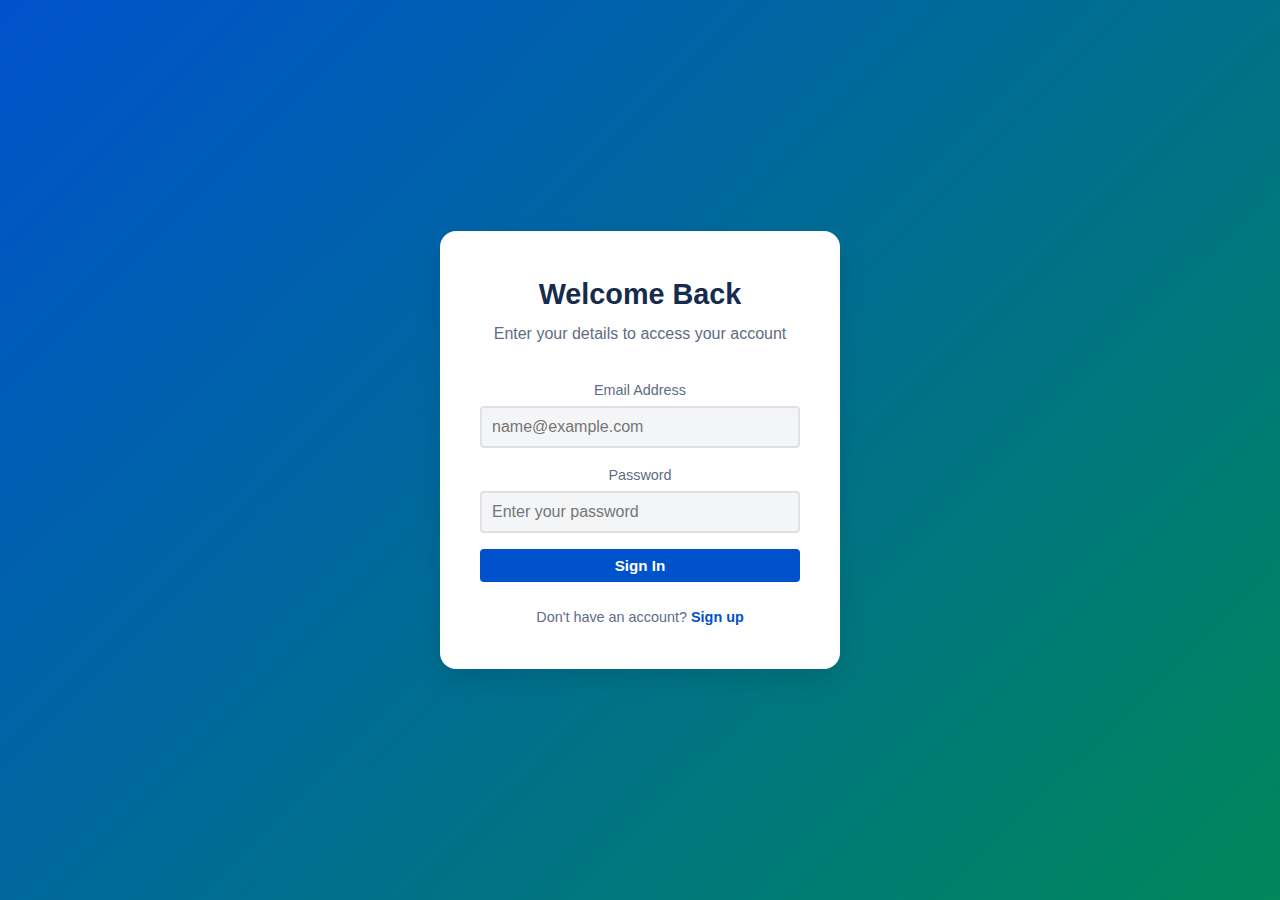
<file: budget.html>
<!DOCTYPE html>
<html lang="en">

<head>
    <meta charset="UTF-8">
    <meta name="viewport" content="width=device-width, initial-scale=1.0">
    <title>Budget - Personal Finance Manager</title>
    <link rel="stylesheet" href="css/style.css">
    <link href="https://fonts.googleapis.com/css2?family=Inter:wght@400;500;600;700&display=swap" rel="stylesheet">
    <link rel="stylesheet" href="https://cdnjs.cloudflare.com/ajax/libs/font-awesome/6.0.0/css/all.min.css">
    <style>
        .budget-card {
            border-left: 4px solid var(--primary-color);
        }

        .progress-container {
            height: 10px;
            background-color: var(--bg-body);
            border-radius: 5px;
            margin: 10px 0;
            overflow: hidden;
        }

        .progress-bar {
            height: 100%;
            background-color: var(--primary-color);
            transition: width 0.3s ease;
        }
    </style>
</head>

<body>
    <div class="app-container">
        <!-- Sidebar injected by layout.js -->

        <main class="main-content">
            <!-- Header injected by layout.js -->

            <div class="flex-between mb-2">
                <h1>Budget Planner</h1>
                <button class="btn btn-primary" id="addBudgetBtn"><i class="fas fa-plus"></i> Set Budget</button>
            </div>

            <div class="charts-container" id="budgetContainer">
                <!-- Budgets will be rendered here as cards -->
            </div>

            <div id="noBudgets" class="text-center" style="display:none; margin-top: 50px;">
                <p>No budgets set yet. Start by tracking your spending limits!</p>
            </div>

        </main>
    </div>

    <!-- Modal -->
    <div id="budgetModal" class="modal"
        style="display:none; position: fixed; top: 0; left: 0; width: 100%; height: 100%; background: rgba(9, 30, 66, 0.54); align-items: center; justify-content: center; z-index: 1000;">
        <div class="modal-content"
            style="background: white; padding: var(--spacing-xl); border-radius: var(--radius-md); width: 100%; max-width: 500px; box-shadow: var(--shadow-lg);">
            <div class="flex-between mb-2">
                <h2 id="modalTitle">Set Budget</h2>
                <button class="btn btn-secondary" style="border:none; padding: 5px;" id="closeModalBtn"><i
                        class="fas fa-times"></i></button>
            </div>
            <form id="budgetForm">
                <input type="hidden" id="budgetId">
                <div class="form-group">
                    <label for="category">Category</label>
                    <select id="category" required>
                        <!-- Options populated by JS -->
                    </select>
                </div>
                <div class="form-group">
                    <label for="limit">Monthly Limit</label>
                    <input type="number" id="limit" step="1" required>
                </div>

                <button type="submit" class="btn btn-primary btn-block mt-2">Save Budget</button>
            </form>
        </div>
    </div>

    <script src="js/utils.js"></script>
    <script src="js/storage.js"></script>
    <script src="js/auth.js"></script>
    <script src="js/layout.js"></script>
    <script src="js/budget.js"></script>
</body>

</html>
</file>
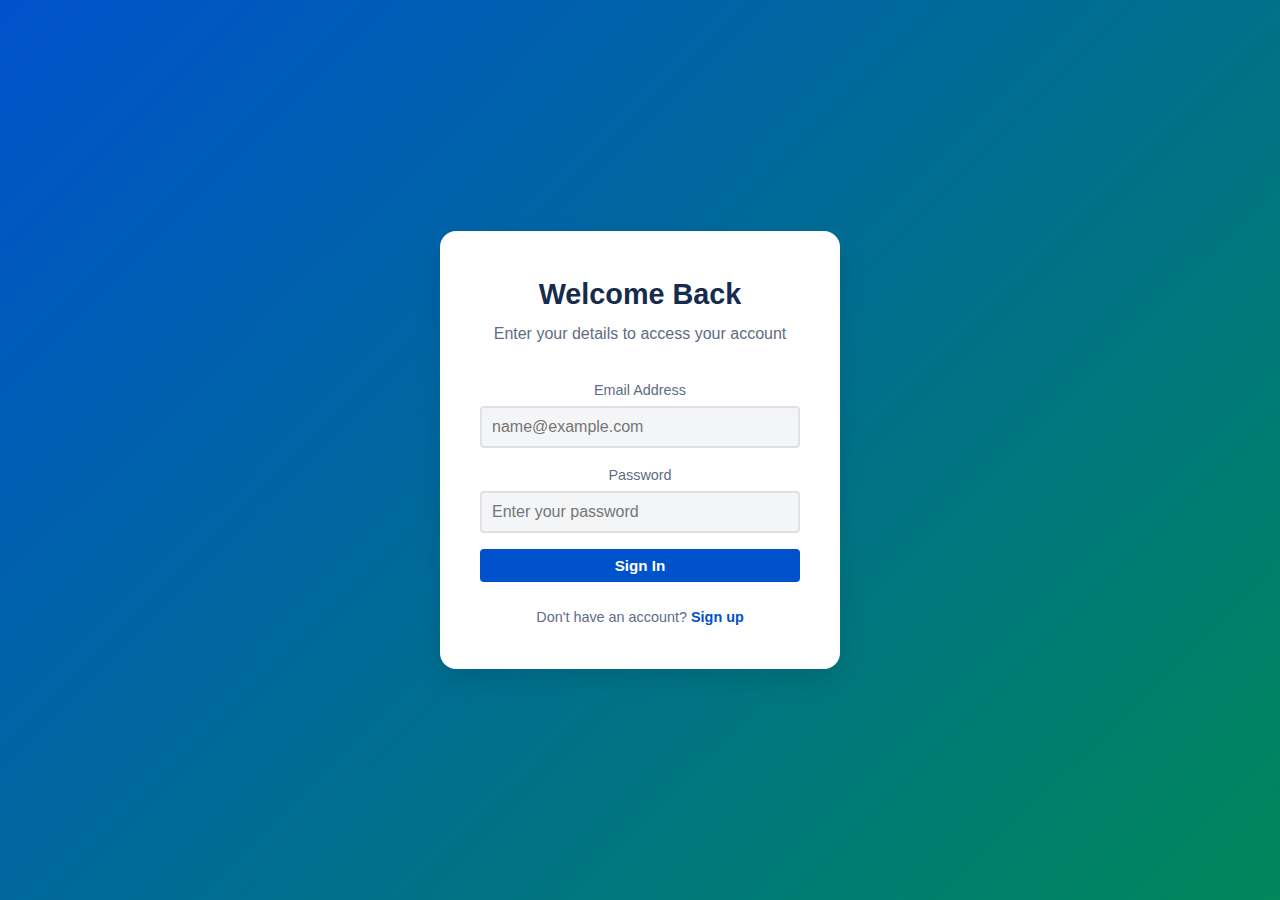
<file: expenses.html>
<!DOCTYPE html>
<html lang="en">

<head>
    <meta charset="UTF-8">
    <meta name="viewport" content="width=device-width, initial-scale=1.0">
    <title>Expenses - Personal Finance Manager</title>
    <link rel="stylesheet" href="css/style.css">
    <link href="https://fonts.googleapis.com/css2?family=Inter:wght@400;500;600;700&display=swap" rel="stylesheet">
    <link rel="stylesheet" href="https://cdnjs.cloudflare.com/ajax/libs/font-awesome/6.0.0/css/all.min.css">
    <style>
        .filters-bar {
            background: var(--bg-card);
            padding: var(--spacing-lg);
            border-radius: var(--radius-md);
            margin-bottom: var(--spacing-lg);
            box-shadow: var(--shadow-sm);
        }

        .modal {
            display: none;
            position: fixed;
            top: 0;
            left: 0;
            width: 100%;
            height: 100%;
            background: rgba(9, 30, 66, 0.54);
            align-items: center;
            justify-content: center;
            z-index: 1000;
        }

        .modal.active {
            display: flex;
        }

        .modal-content {
            background: white;
            padding: var(--spacing-xl);
            border-radius: var(--radius-md);
            width: 100%;
            max-width: 500px;
            box-shadow: var(--shadow-lg);
        }
    </style>
</head>

<body>
    <div class="app-container">
        <!-- Sidebar injected by layout.js -->

        <main class="main-content">
            <!-- Header injected by layout.js -->

            <div class="flex-between mb-2">
                <h1>Transactions</h1>
                <button class="btn btn-primary" id="addTransactionBtn"><i class="fas fa-plus"></i> Add New</button>
            </div>

            <div class="filters-bar">
                <div class="flex gap-1" style="flex-wrap: wrap;">
                    <div class="form-group" style="flex: 1; min-width: 200px; margin-bottom: 0;">
                        <input type="text" id="searchInput" placeholder="Search transactions...">
                    </div>
                    <div class="form-group" style="width: 150px; margin-bottom: 0;">
                        <select id="typeFilter">
                            <option value="all">All Types</option>
                            <option value="income">Income</option>
                            <option value="expense">Expense</option>
                        </select>
                    </div>
                    <div class="form-group" style="width: 150px; margin-bottom: 0;">
                        <select id="categoryFilter">
                            <option value="all">All Categories</option>
                            <!-- Populated by JS -->
                        </select>
                    </div>
                </div>
            </div>

            <div class="card">
                <div class="table-responsive">
                    <table class="transaction-list">
                        <thead>
                            <tr>
                                <th>Date</th>
                                <th>Description</th>
                                <th>Category</th>
                                <th>Type</th>
                                <th class="text-right">Amount</th>
                                <th class="text-center" style="width: 100px;">Actions</th>
                            </tr>
                        </thead>
                        <tbody id="transactionTableBody">
                            <!-- Populated by JS -->
                        </tbody>
                    </table>
                </div>
            </div>
        </main>
    </div>

    <!-- Modal -->
    <div id="transactionModal" class="modal">
        <div class="modal-content">
            <div class="flex-between mb-2">
                <h2 id="modalTitle">Add Transaction</h2>
                <button class="btn btn-secondary" style="border:none; padding: 5px;" id="closeModalBtn"><i
                        class="fas fa-times"></i></button>
            </div>
            <form id="transactionForm">
                <input type="hidden" id="transactionId">
                <div class="form-group">
                    <label>Type</label>
                    <div class="flex gap-1">
                        <label style="flex:1; cursor:pointer;" class="btn btn-secondary" id="typeIncomeLabel">
                            <input type="radio" name="type" value="income" style="display:none;"
                                onchange="updateTypeUI()"> Income
                        </label>
                        <label style="flex:1; cursor:pointer;" class="btn btn-danger" id="typeExpenseLabel">
                            <input type="radio" name="type" value="expense" checked style="display:none;"
                                onchange="updateTypeUI()"> Expense
                        </label>
                    </div>
                </div>
                <div class="form-group">
                    <label for="amount">Amount</label>
                    <input type="number" id="amount" step="0.01" required>
                </div>
                <div class="form-group">
                    <label for="date">Date</label>
                    <input type="date" id="date" required>
                </div>
                <div class="form-group">
                    <label for="category">Category</label>
                    <select id="category" required>
                        <!-- Options populated by JS based on type -->
                    </select>
                </div>
                <div class="form-group">
                    <label for="description">Description</label>
                    <input type="text" id="description" required>
                </div>

                <button type="submit" class="btn btn-primary btn-block mt-2">Save Transaction</button>
            </form>
        </div>
    </div>

    <script src="js/utils.js"></script>
    <script src="js/storage.js"></script>
    <script src="js/auth.js"></script>
    <script src="js/layout.js"></script>
    <script src="js/expenses.js"></script>
    <script>
        // Simple UI Helper for Radio Buttons in Modal
        function updateTypeUI() {
            const types = document.getElementsByName('type');
            let selected;
            for (let t of types) if (t.checked) selected = t.value;

            const incomeLbl = document.getElementById('typeIncomeLabel');
            const expenseLbl = document.getElementById('typeExpenseLabel');

            if (selected === 'income') {
                incomeLbl.classList.add('btn-primary');
                incomeLbl.classList.remove('btn-secondary');
                expenseLbl.classList.remove('btn-danger'); // reset
                expenseLbl.classList.add('btn-secondary');
            } else {
                expenseLbl.classList.add('btn-danger');
                expenseLbl.classList.remove('btn-secondary');
                incomeLbl.classList.remove('btn-primary');
                incomeLbl.classList.add('btn-secondary');
            }

            // Trigger category reload
            if (typeof Expenses !== 'undefined') Expenses.populateCategories(selected);
        }
    </script>
</body>

</html>
</file>
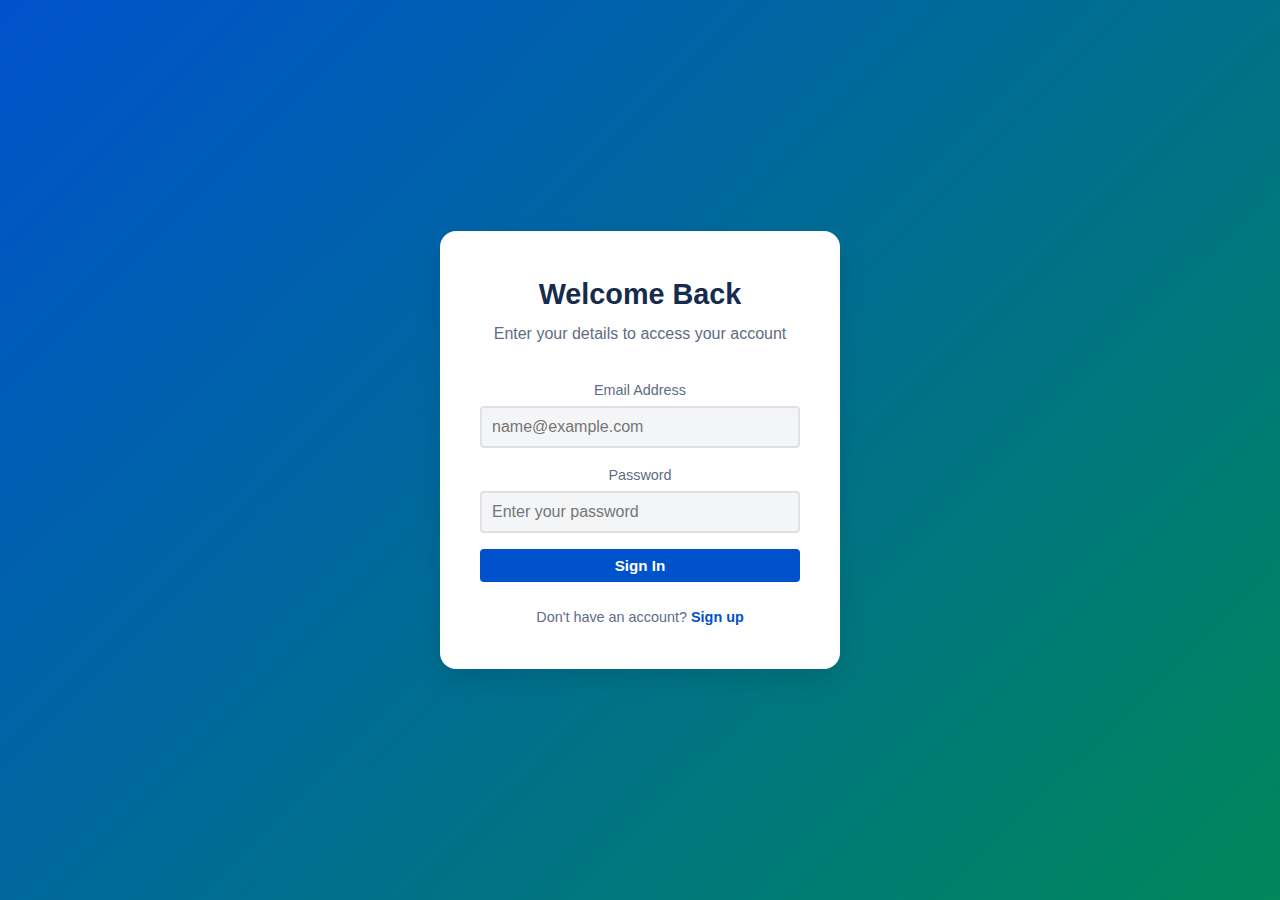
<file: goals.html>
<!DOCTYPE html>
<html lang="en">

<head>
    <meta charset="UTF-8">
    <meta name="viewport" content="width=device-width, initial-scale=1.0">
    <title>Goals - Personal Finance Manager</title>
    <link rel="stylesheet" href="css/style.css">
    <link href="https://fonts.googleapis.com/css2?family=Inter:wght@400;500;600;700&display=swap" rel="stylesheet">
    <link rel="stylesheet" href="https://cdnjs.cloudflare.com/ajax/libs/font-awesome/6.0.0/css/all.min.css">
    <style>
        .goal-card {
            border-top: 4px solid var(--accent-color);
            position: relative;
        }

        .goal-card.completed {
            border-top-color: var(--secondary-color);
        }

        .goal-icon {
            position: absolute;
            top: 20px;
            right: 20px;
            font-size: 2rem;
            color: rgba(0, 0, 0, 0.05);
        }

        .progress-circle {
            width: 80px;
            height: 80px;
            border-radius: 50%;
            background: conic-gradient(var(--accent-color) 0deg, var(--bg-body) 0deg);
            display: flex;
            align-items: center;
            justify-content: center;
            margin: 0 auto 15px;
        }

        .progress-inner {
            width: 60px;
            height: 60px;
            border-radius: 50%;
            background: white;
            display: flex;
            align-items: center;
            justify-content: center;
            font-weight: bold;
            font-size: 0.9rem;
        }
    </style>
</head>

<body>
    <div class="app-container">
        <!-- Sidebar injected by layout.js -->

        <main class="main-content">
            <!-- Header injected by layout.js -->

            <div class="flex-between mb-2">
                <h1>Financial Goals</h1>
                <button class="btn btn-primary" id="addGoalBtn"><i class="fas fa-plus"></i> New Goal</button>
            </div>

            <div class="charts-container" id="goalsContainer">
                <!-- Goals will be rendered here -->
            </div>

            <div id="noGoals" class="text-center" style="display:none; margin-top: 50px;">
                <p>Start saving for your dreams. Create your first goal!</p>
            </div>

        </main>
    </div>

    <!-- Modal -->
    <div id="goalModal" class="modal"
        style="display:none; position: fixed; top: 0; left: 0; width: 100%; height: 100%; background: rgba(9, 30, 66, 0.54); align-items: center; justify-content: center; z-index: 1000;">
        <div class="modal-content"
            style="background: white; padding: var(--spacing-xl); border-radius: var(--radius-md); width: 100%; max-width: 500px; box-shadow: var(--shadow-lg);">
            <div class="flex-between mb-2">
                <h2 id="modalTitle">Create Goal</h2>
                <button class="btn btn-secondary" style="border:none; padding: 5px;" id="closeModalBtn"><i
                        class="fas fa-times"></i></button>
            </div>
            <form id="goalForm">
                <input type="hidden" id="goalId">
                <div class="form-group">
                    <label for="title">Goal Name</label>
                    <input type="text" id="title" required placeholder="e.g. New Car, Vacation">
                </div>
                <div class="form-group">
                    <label for="target">Target Amount</label>
                    <input type="number" id="target" step="0.01" required>
                </div>
                <div class="form-group">
                    <label for="current">Current Savings</label>
                    <input type="number" id="current" step="0.01" required value="0">
                </div>
                <div class="form-group">
                    <label for="deadline">Target Date</label>
                    <input type="date" id="deadline">
                </div>

                <button type="submit" class="btn btn-primary btn-block mt-2">Save Goal</button>
            </form>
        </div>
    </div>

    <!-- Deposit Modal -->
    <div id="depositModal" class="modal"
        style="display:none; position: fixed; top: 0; left: 0; width: 100%; height: 100%; background: rgba(9, 30, 66, 0.54); align-items: center; justify-content: center; z-index: 1000;">
        <div class="modal-content"
            style="background: white; padding: var(--spacing-xl); border-radius: var(--radius-md); width: 100%; max-width: 400px; box-shadow: var(--shadow-lg);">
            <div class="flex-between mb-2">
                <h2>Add Savings</h2>
                <button class="btn btn-secondary" style="border:none; padding: 5px;"
                    onclick="document.getElementById('depositModal').style.display='none'"><i
                        class="fas fa-times"></i></button>
            </div>
            <form id="depositForm">
                <input type="hidden" id="depositGoalId">
                <div class="form-group">
                    <label>Amount to Add</label>
                    <input type="number" id="depositAmount" step="0.01" required>
                </div>
                <button type="submit" class="btn btn-primary btn-block">Add</button>
            </form>
        </div>
    </div>

    <script src="js/utils.js"></script>
    <script src="js/storage.js"></script>
    <script src="js/auth.js"></script>
    <script src="js/layout.js"></script>
    <script src="js/goals.js"></script>
</body>

</html>
</file>
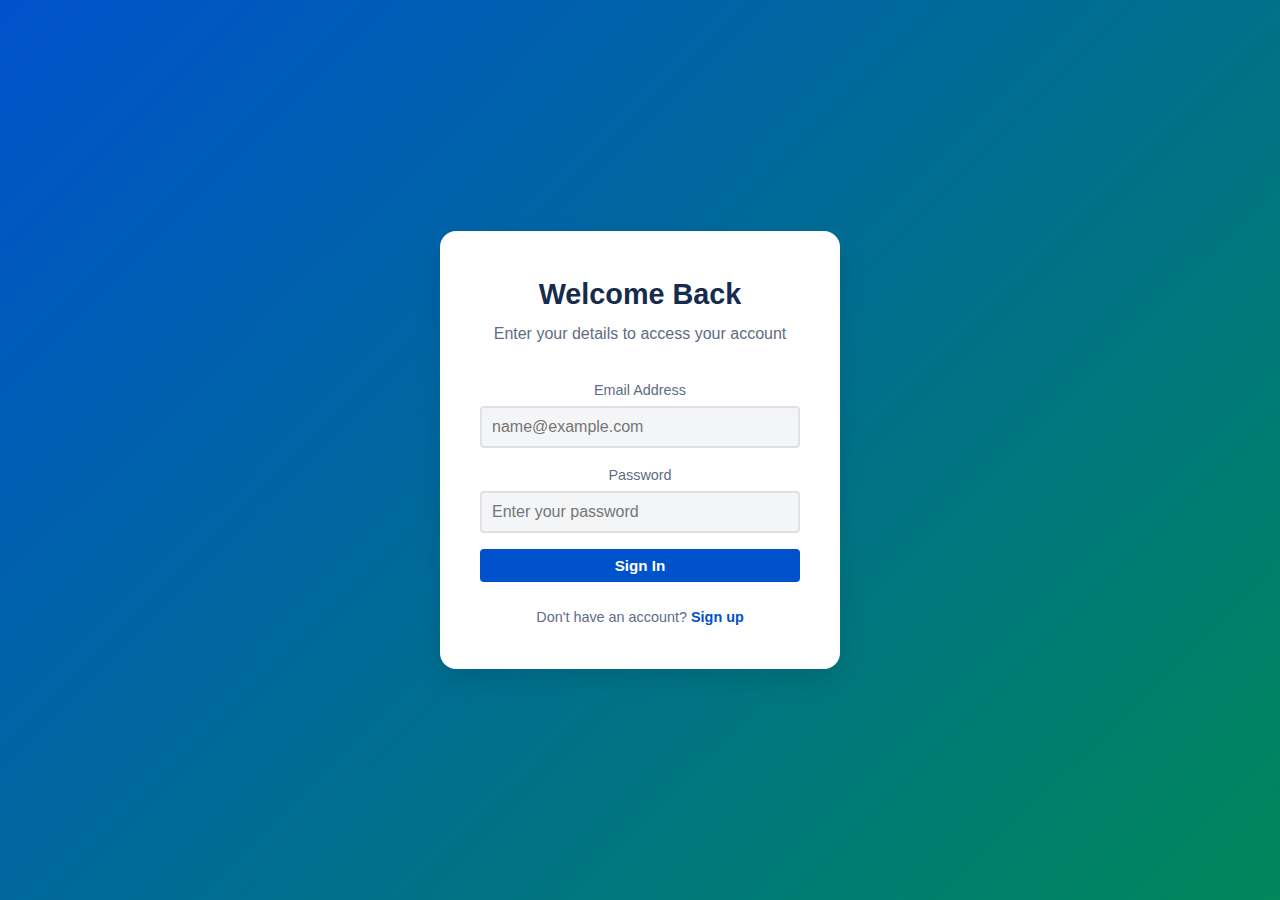
<file: login.html>
<!DOCTYPE html>
<html lang="en">
<head>
    <meta charset="UTF-8">
    <meta name="viewport" content="width=device-width, initial-scale=1.0">
    <title>Login - Personal Finance Manager</title>
    <link rel="stylesheet" href="css/style.css">
    <link rel="stylesheet" href="css/auth.css">
    <link href="https://fonts.googleapis.com/css2?family=Inter:wght@400;500;600;700&display=swap" rel="stylesheet">
</head>
<body class="auth-body">
    <div class="auth-card">
        <div class="auth-header">
            <h1>Welcome Back</h1>
            <p>Enter your details to access your account</p>
        </div>
        <form id="loginForm" class="auth-form">
            <div class="form-group">
                <label for="email" class="text-left">Email Address</label>
                <input type="email" id="email" required placeholder="name@example.com">
            </div>
            <div class="form-group">
                <label for="password" class="text-left">Password</label>
                <input type="password" id="password" required placeholder="Enter your password">
            </div>
            <button type="submit" class="btn btn-primary btn-block">Sign In</button>
        </form>
        <div class="auth-footer">
            Don't have an account? <a href="register.html">Sign up</a>
        </div>
    </div>

    <script src="js/utils.js"></script>
    <script src="js/storage.js"></script>
    <script src="js/auth.js"></script>
</body>
</html>
</file>
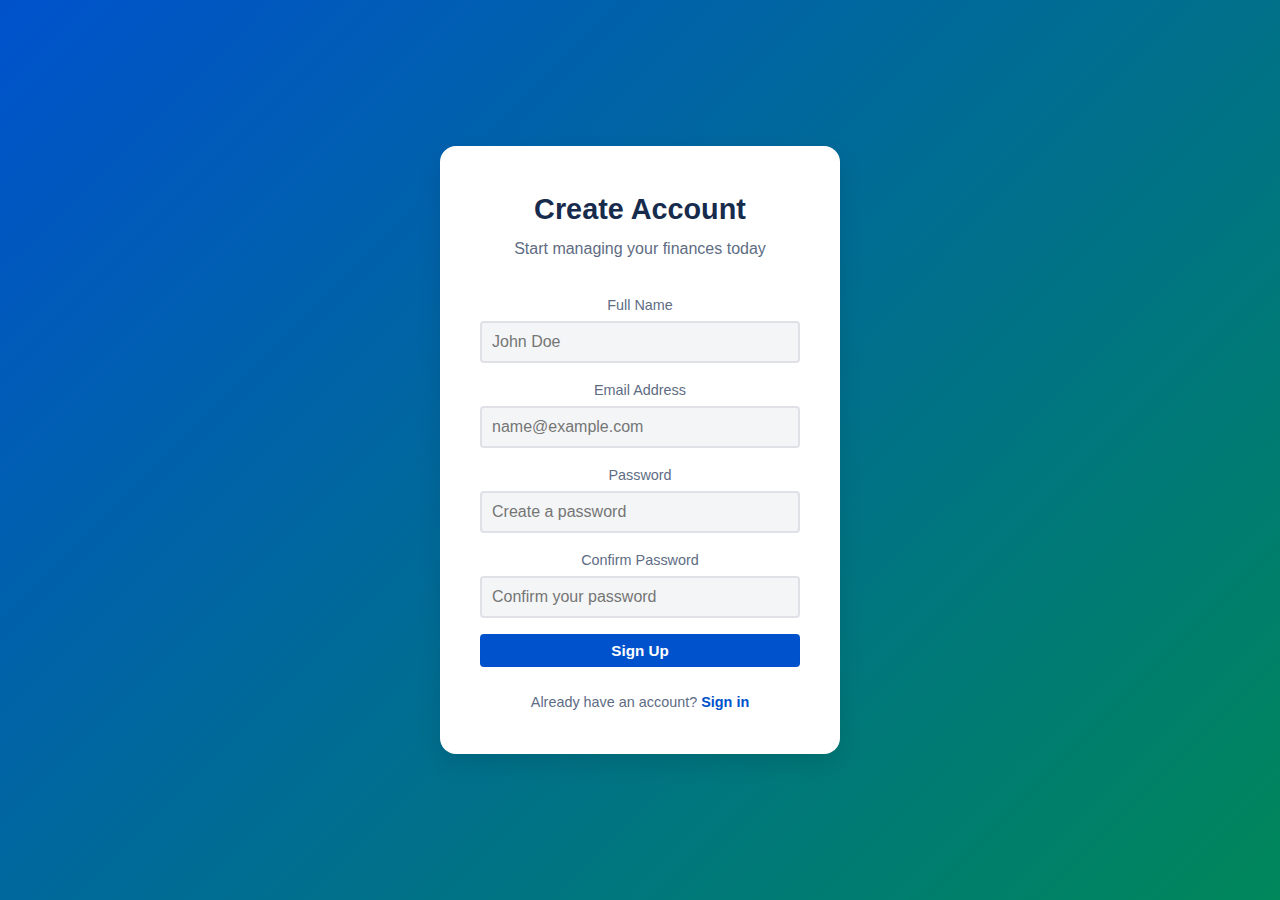
<file: register.html>
<!DOCTYPE html>
<html lang="en">

<head>
    <meta charset="UTF-8">
    <meta name="viewport" content="width=device-width, initial-scale=1.0">
    <title>Register - Personal Finance Manager</title>
    <link rel="stylesheet" href="css/style.css">
    <link rel="stylesheet" href="css/auth.css">
    <link href="https://fonts.googleapis.com/css2?family=Inter:wght@400;500;600;700&display=swap" rel="stylesheet">
</head>

<body class="auth-body">
    <div class="auth-card">
        <div class="auth-header">
            <h1>Create Account</h1>
            <p>Start managing your finances today</p>
        </div>
        <form id="registerForm" class="auth-form">
            <div class="form-group">
                <label for="fullname">Full Name</label>
                <input type="text" id="fullname" required placeholder="John Doe">
            </div>
            <div class="form-group">
                <label for="email">Email Address</label>
                <input type="email" id="email" required placeholder="name@example.com">
            </div>
            <div class="form-group">
                <label for="password">Password</label>
                <input type="password" id="password" required placeholder="Create a password">
            </div>
            <div class="form-group">
                <label for="confirmPassword">Confirm Password</label>
                <input type="password" id="confirmPassword" required placeholder="Confirm your password">
            </div>
            <button type="submit" class="btn btn-primary btn-block">Sign Up</button>
        </form>
        <div class="auth-footer">
            Already have an account? <a href="login.html">Sign in</a>
        </div>
    </div>

    <script src="js/utils.js"></script>
    <script src="js/storage.js"></script>
    <script src="js/auth.js"></script>
</body>

</html>
</file>
<file: css/style.css>
:root {
    /* Colors */
    --primary-color: #0052cc;
    --primary-dark: #0747a6;
    --primary-light: #4c9aff;
    --secondary-color: #00875a;
    --secondary-dark: #006644;
    --accent-color: #ffAB00;
    --danger-color: #de350b;
    --warning-color: #ff991f;
    --info-color: #42526e;

    --text-color: #172b4d;
    --text-secondary: #5e6c84;
    --text-light: #ffffff;

    --bg-body: #f4f5f7;
    --bg-card: #ffffff;
    --bg-sidebar: #091e42;

    --border-color: #dfe1e6;

    /* Spacing */
    --spacing-xs: 4px;
    --spacing-sm: 8px;
    --spacing-md: 16px;
    --spacing-lg: 24px;
    --spacing-xl: 32px;

    /* Border Radius */
    --radius-sm: 4px;
    --radius-md: 8px;
    --radius-lg: 16px;

    /* Shadows */
    --shadow-sm: 0 1px 2px rgba(9, 30, 66, 0.25);
    --shadow-md: 0 4px 8px rgba(9, 30, 66, 0.25), 0 0 1px rgba(9, 30, 66, 0.31);
    --shadow-lg: 0 8px 16px rgba(9, 30, 66, 0.25), 0 0 1px rgba(9, 30, 66, 0.31);

    /* Transitions */
    --transition-fast: 0.2s ease;
    --transition-normal: 0.3s ease;
}

[data-theme="dark"] {
    --primary-color: #4c9aff;
    --text-color: #ebecf0;
    --text-secondary: #b3bac5;
    --bg-body: #172b4d;
    --bg-card: #253858;
    --bg-sidebar: #0c1c35;
    --border-color: #42526e;
}

* {
    box-sizing: border-box;
    margin: 0;
    padding: 0;
}

body {
    font-family: -apple-system, BlinkMacSystemFont, "Segoe UI", Roboto, Oxygen, Ubuntu, Cantarell, "Fira Sans", "Droid Sans", "Helvetica Neue", sans-serif;
    background-color: var(--bg-body);
    color: var(--text-color);
    line-height: 1.6;
    transition: background-color var(--transition-normal), color var(--transition-normal);
}

a {
    text-decoration: none;
    color: inherit;
}

ul {
    list-style: none;
}

/* Layout */
.app-container {
    display: flex;
    min-height: 100vh;
}

.main-content {
    flex: 1;
    padding: var(--spacing-lg);
    overflow-y: auto;
    height: 100vh;
}

/* Sidebar */
.sidebar {
    width: 260px;
    background-color: var(--bg-sidebar);
    color: var(--text-light);
    display: flex;
    flex-direction: column;
    padding: var(--spacing-lg) 0;
    flex-shrink: 0;
    transition: transform var(--transition-normal);
}

.logo {
    font-size: 1.5rem;
    font-weight: bold;
    text-align: center;
    margin-bottom: var(--spacing-xl);
    padding: 0 var(--spacing-md);
    display: flex;
    align-items: center;
    justify-content: center;
    gap: var(--spacing-sm);
}

.logo i {
    color: var(--primary-light);
}

.nav-links {
    flex: 1;
}

.nav-links li a {
    display: flex;
    align-items: center;
    padding: var(--spacing-md) var(--spacing-lg);
    color: #b3bac5;
    transition: all var(--transition-fast);
    font-weight: 500;
}

.nav-links li a:hover,
.nav-links li a.active {
    color: var(--text-light);
    background-color: rgba(255, 255, 255, 0.1);
    border-left: 4px solid var(--primary-light);
}

.nav-links li a i {
    margin-right: var(--spacing-md);
    width: 20px;
    text-align: center;
}

/* Components */
.card {
    background-color: var(--bg-card);
    border-radius: var(--radius-md);
    box-shadow: var(--shadow-sm);
    padding: var(--spacing-lg);
    margin-bottom: var(--spacing-lg);
    transition: box-shadow var(--transition-fast);
}

.card:hover {
    box-shadow: var(--shadow-md);
}

.btn {
    display: inline-flex;
    align-items: center;
    justify-content: center;
    padding: var(--spacing-sm) var(--spacing-md);
    border-radius: var(--radius-sm);
    font-weight: 600;
    cursor: pointer;
    border: none;
    transition: background-color var(--transition-fast), transform var(--transition-fast);
    font-size: 0.95rem;
}

.btn:active {
    transform: scale(0.98);
}

.btn-primary {
    background-color: var(--primary-color);
    color: white;
}

.btn-primary:hover {
    background-color: var(--primary-dark);
}

.btn-secondary {
    background-color: transparent;
    border: 2px solid var(--primary-color);
    color: var(--primary-color);
}

.btn-secondary:hover {
    background-color: rgba(0, 82, 204, 0.1);
}

.btn-danger {
    background-color: var(--danger-color);
    color: white;
}

.btn-block {
    display: block;
    width: 100%;
}

/* Forms */
.form-group {
    margin-bottom: var(--spacing-md);
}

label {
    display: block;
    margin-bottom: var(--spacing-xs);
    font-weight: 500;
    color: var(--text-secondary);
    font-size: 0.9rem;
}

input,
select,
textarea {
    width: 100%;
    padding: 10px;
    border: 2px solid var(--border-color);
    border-radius: var(--radius-sm);
    background-color: var(--bg-body);
    color: var(--text-color);
    font-size: 1rem;
    transition: border-color var(--transition-fast);
}

input:focus,
select:focus,
textarea:focus {
    outline: none;
    border-color: var(--primary-color);
}

/* Utilities */
.text-center {
    text-align: center;
}

.text-right {
    text-align: right;
}

.mt-1 {
    margin-top: var(--spacing-sm);
}

.mt-2 {
    margin-top: var(--spacing-md);
}

.mb-1 {
    margin-bottom: var(--spacing-sm);
}

.mb-2 {
    margin-bottom: var(--spacing-md);
}

.flex {
    display: flex;
}

.flex-between {
    display: flex;
    justify-content: space-between;
    align-items: center;
}

.flex-center {
    display: flex;
    justify-content: center;
    align-items: center;
}

.gap-1 {
    gap: var(--spacing-md);
}

/* Dashboard Specifics */
.stats-grid {
    display: grid;
    grid-template-columns: repeat(auto-fit, minmax(240px, 1fr));
    gap: var(--spacing-lg);
    margin-bottom: var(--spacing-lg);
}

.stat-card {
    display: flex;
    align-items: center;
    padding: var(--spacing-lg);
}

.stat-icon {
    width: 48px;
    height: 48px;
    border-radius: 50%;
    background-color: rgba(0, 82, 204, 0.1);
    color: var(--primary-color);
    display: flex;
    align-items: center;
    justify-content: center;
    font-size: 1.5rem;
    margin-right: var(--spacing-md);
}

.stat-info h3 {
    font-size: 0.9rem;
    color: var(--text-secondary);
    margin-bottom: 4px;
}

.stat-info p {
    font-size: 1.5rem;
    font-weight: bold;
    color: var(--text-color);
}

/* Charts Container */
.charts-container {
    display: grid;
    grid-template-columns: repeat(auto-fit, minmax(400px, 1fr));
    gap: var(--spacing-lg);
    margin-bottom: var(--spacing-lg);
    align-items: start;
}

.chart-wrapper {
    position: relative;
    height: 300px;
    width: 100%;
}

.table-scrollable {
    max-height: 300px;
    overflow-y: auto;
}

/* List/Table */
.transaction-list {
    width: 100%;
    border-collapse: collapse;
}

.transaction-list th,
.transaction-list td {
    padding: var(--spacing-md);
    text-align: left;
    border-bottom: 1px solid var(--border-color);
}

.transaction-list th {
    color: var(--text-secondary);
    font-weight: 600;
}

.status-badge {
    padding: 4px 8px;
    border-radius: 12px;
    font-size: 0.8rem;
    font-weight: 500;
}

.status-income {
    background-color: rgba(0, 135, 90, 0.1);
    color: var(--secondary-color);
}

.status-expense {
    background-color: rgba(222, 53, 11, 0.1);
    color: var(--danger-color);
}

/* Header/Top Bar (Mobile mostly, but useful for user profile) */
.top-bar {
    display: flex;
    justify-content: space-between;
    align-items: center;
    margin-bottom: var(--spacing-lg);
    padding-bottom: var(--spacing-md);
    border-bottom: 1px solid var(--border-color);
}

.user-profile {
    display: flex;
    align-items: center;
    gap: var(--spacing-sm);
    cursor: pointer;
}

.avatar {
    width: 36px;
    height: 36px;
    background-color: var(--primary-color);
    color: white;
    border-radius: 50%;
    display: flex;
    align-items: center;
    justify-content: center;
    font-weight: bold;
}

/* Notifications */
.notification {
    position: fixed;
    bottom: 20px;
    right: 20px;
    padding: 15px 25px;
    border-radius: 4px;
    color: white;
    font-weight: 500;
    box-shadow: 0 4px 6px rgba(0, 0, 0, 0.1);
    transform: translateY(100px);
    transition: transform 0.3s ease;
    z-index: 1000;
}

.notification.show {
    transform: translateY(0);
}

.notification.success {
    background-color: var(--secondary-color);
}

.notification.error {
    background-color: var(--danger-color);
}

/* Responsive */
@media (max-width: 768px) {
    .app-container {
        flex-direction: column;
    }

    .sidebar {
        width: 100%;
        padding: var(--spacing-sm);
        flex-direction: row;
        justify-content: space-between;
        align-items: center;
    }

    .nav-links {
        display: none;
        /* Add hamburger menu logic */
    }

    .nav-links.active {
        display: flex;
        flex-direction: column;
        position: absolute;
        top: 60px;
        left: 0;
        width: 100%;
        background-color: var(--bg-sidebar);
        padding: var(--spacing-md);
        z-index: 100;
    }

    .main-content {
        height: auto;
    }
}
</file>
<file: css/auth.css>
body.auth-body {
    background: linear-gradient(135deg, var(--primary-color) 0%, var(--secondary-color) 100%);
    display: flex;
    align-items: center;
    justify-content: center;
    min-height: 100vh;
    padding: var(--spacing-md);
}

.auth-card {
    background: white;
    padding: 40px;
    border-radius: var(--radius-lg);
    box-shadow: 0 10px 25px rgba(0, 0, 0, 0.1);
    width: 100%;
    max-width: 400px;
    text-align: center;
}

.auth-header {
    margin-bottom: var(--spacing-xl);
}

.auth-header h1 {
    color: var(--text-color);
    font-size: 1.8rem;
    margin-bottom: var(--spacing-xs);
}

.auth-header p {
    color: var(--text-secondary);
}

.auth-form {
    margin-bottom: var(--spacing-lg);
}

.auth-footer {
    margin-top: var(--spacing-lg);
    font-size: 0.9rem;
    color: var(--text-secondary);
}

.auth-footer a {
    color: var(--primary-color);
    font-weight: 600;
}

.auth-footer a:hover {
    text-decoration: underline;
}
</file>
